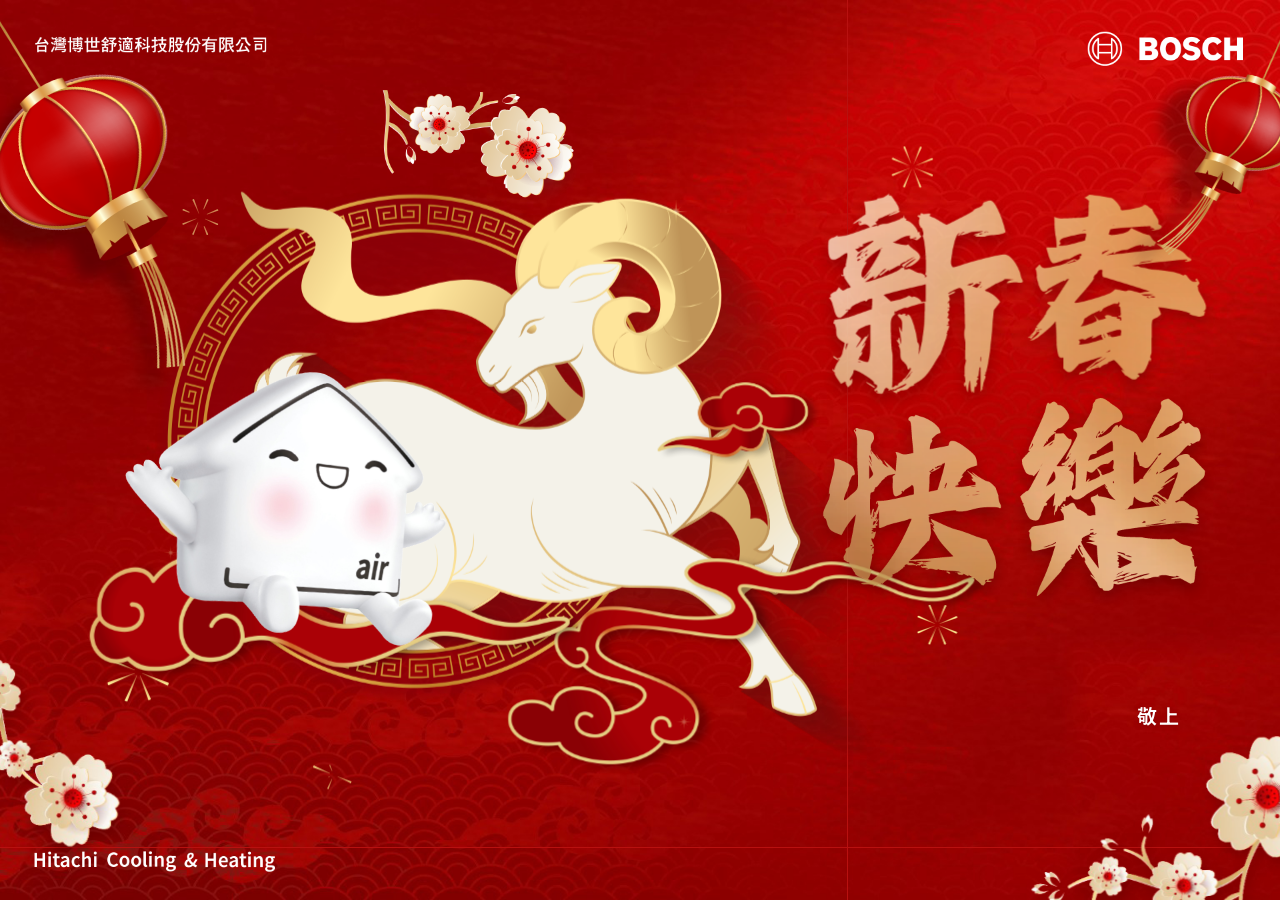
<file: index.html>
<!DOCTYPE html>
<html lang="zh-TW">
  <head>
    <meta charset="UTF-8" />
    <title>賀卡- 台灣博世舒適科技股份有限公司</title>
    <meta property="og:title" content="賀卡- 台灣博世舒適科技股份有限公司" />
    <meta property="og:image" content="./images/card.jpg" />
    <meta
      property="og:description"
      content="來自台灣博世舒適科技股份有限公司祝福"
    />
    <link
      rel="stylesheet"
      href="https://fonts.googleapis.com/css2?family=Noto+Sans+TC:wght@400;600&amp;display=swap"
    />
    <link rel="stylesheet" href="./css/styles.css" />
  </head>
  <body>
    <div class="bg-card"></div>
    <div class="index">
      <div class="content">
        <!-- 左下、右下花枝：貼齊視窗角落，放在舞台後面 -->
        <div class="flower_container">
          <img class="flower_side flower_left" src="./images/flower_left.png" />
          <img class="flower_side flower_right" src="./images/flower_right.png" />
        </div>
        <!-- 1920x1080 設計稿舞台，座標直接對應 card.jpg -->
        <div class="items">
          <!-- 光芒放在舞台最底層，不擋到前面畫面；內容由 scripts.js 產生 SVG 線段 -->
          <div class="item light light1"></div>
          <div class="item light light2"></div>
          <div class="item light light3"></div>
          <div class="item light light4"></div>
          <div class="item light light5"></div>
          <div class="item light light6"></div>

          <img class="item flower_top" src="./images/flower_top.png" />

          <img class="item goat" src="./images/goat.png" />
          <img class="item cloud cloud_03" src="./images/cloude_03.png" />
          <img class="item cloud cloud_02" src="./images/cloud_02.png" />
          <img class="item cloud cloud_01" src="./images/cloud_01.png" />

          <div class="item person">
            <img class="person_image" src="./images/person.png" />
          </div>

          <img class="item star star1" src="./images/star.svg" />
          <img class="item star star2" src="./images/star.svg" />
          <img class="item star star3" src="./images/star.svg" />

          <img class="item knot knot_right" src="./images/chinese_knot.png" />

          <img
            class="item slogan slogan_image_0"
            src="./images/slogan_image_0.png"
          />
          <img
            class="item slogan slogan_image_1"
            src="./images/slogan_image_1.png"
          />
          <img
            class="item slogan slogan_image_2"
            src="./images/slogan_image_2.png"
          />
          <img
            class="item slogan slogan_image_3"
            src="./images/slogan_image_3.png"
          />

          <div class="card card-html">
            <div class="card-content"></div>
            <div class="card-identity"><span class="card-name"></span> 敬上</div>
            <div class="send">
              <a class="send-link button" href="card.html">以電子郵件發送賀卡</a>
            </div>
          </div>
        </div>
        <!-- 燈籠固定貼齊視窗最左、最右 -->
        <div class="lantern_container">
          <!-- 中國結放在燈籠下層，繩頭藏在燈籠後面 -->
          <img class="knot knot_left" src="./images/chinese_knot.png" />
          <img class="lantern lantern_left" src="./images/lantern_left.png" />
          <img class="lantern lantern_right" src="./images/lantern_right.png" />
        </div>
        <div class="logo_container">
          <a class="logo1" href="/">
            <img src="./images/logo1.png"  width="100%" height="100%"/>
          </a>
          <a class="logo2" href="/">
            <img src="./images/logo2.png"  width="100%" height="100%"/>
          </a>
          <a class="logo3" href="/">
            <img src="./images/logo3.png"  width="100%" height="100%"/>
          </a>
        </div>
      </div>
    </div>
    <script src="https://cdnjs.cloudflare.com/ajax/libs/gsap/3.12.5/gsap.min.js"></script>
    <script src="./js/jquery.min.js"></script>
    <script src="./js/scripts.js"></script>
  </body>
</html>
</file>
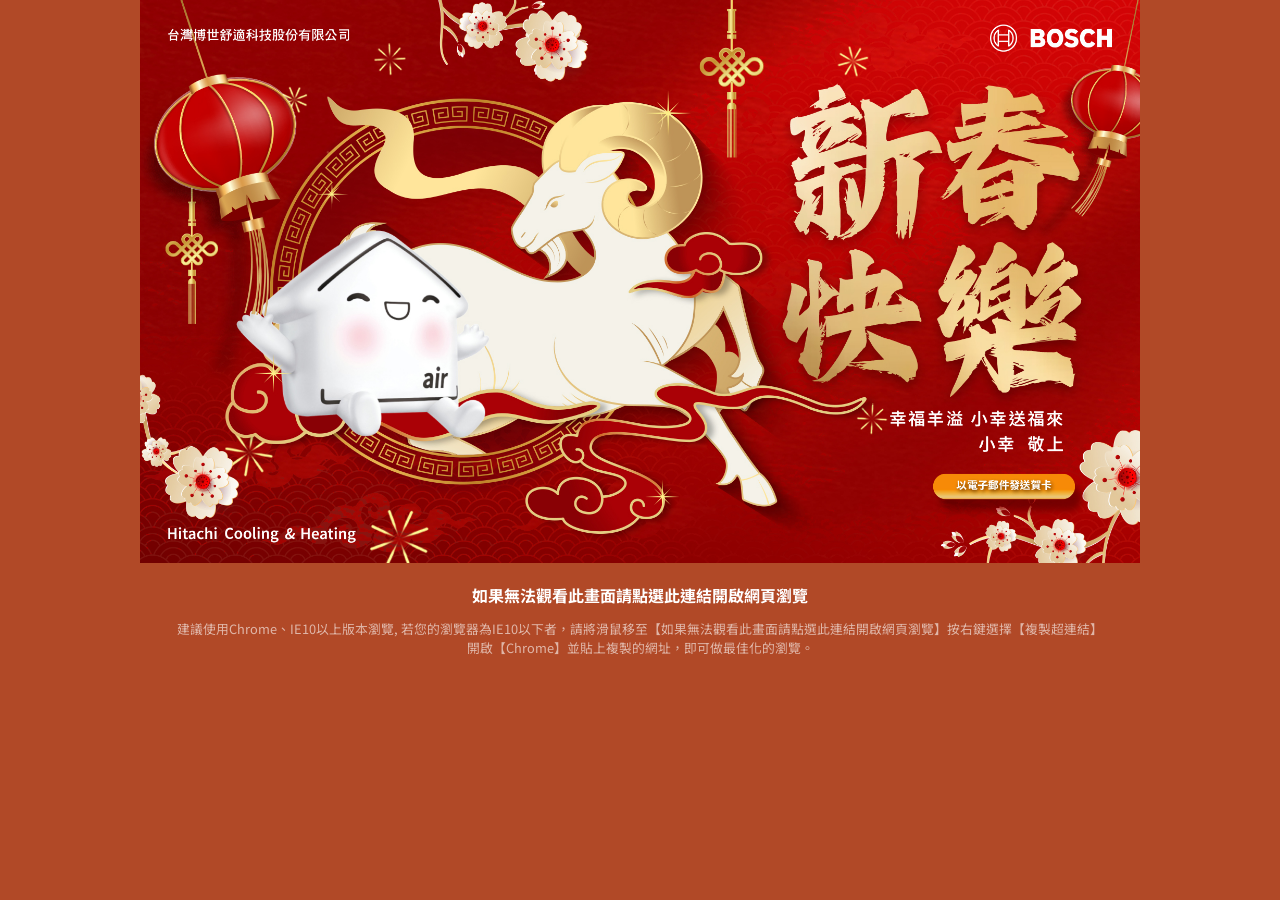
<file: card.html>
<!DOCTYPE html>
<html lang="zh-TW">
  <head>
    <meta charset="UTF-8">
    <title>Email 用賀卡- 台灣博世舒適科技股份有限公司</title>
    <meta property="og:title" content="Email 用賀卡- 台灣博世舒適科技股份有限公司">
    <meta property="og:image" content="./images/card.jpg">
    <meta property="og:description" content="來自台灣博世舒適科技股份有限公司的祝福">
    <link rel="stylesheet" href="https://fonts.googleapis.com/css2?family=Noto+Sans+TC:wght@400;600&amp;display=swap">
  </head>
  <body style="background: #b14927; margin: 0;">
    <div class="bg"></div>
    <div class="card" style="align-self: flex-start; flex: 1; width: 100%; text-align: center; margin: 0 auto; width: 100%;">
      <div class="card-img" style="text-align: center;"><a class="card-link" href="#" style="text-align: center; display: block; width: 100%; margin: auto; box-sizing: border-box;"><img class="card-image" src="./images/card.jpg" style="position:relative;left:auto;top:auto;display:inline-block; width: 1000px;"></a></div>
      <div class="card-info"><a class="card-link" href="#" style="font-family: 'Noto Sans TC', sans; margin-top: 1rem; text-align: center; display: block; text-align: center; font-weight: bold; text-decoration: none; color: #ffffff; font-weight: bold; text-decoration: none; transition: all .2s;">如果無法觀看此畫面請點選此連結開啟網頁瀏覽</a>
        <p style="font-family: 'Noto Sans TC', sans; color: #ffffff; opacity: 0.6; font-size: .8em; text-align: center;">建議使用Chrome、IE10以上版本瀏覽, 若您的瀏覽器為IE10以下者，請將滑鼠移至【如果無法觀看此畫面請點選此連結開啟網頁瀏覽】按右鍵選擇【複製超連結】<br>開啟【Chrome】並貼上複製的網址，即可做最佳化的瀏覽。</p>
      </div>
    </div>
    <script src="./js/jquery.min.js"></script>
    <script src="./js/lottie.js"></script>
    <script src="./js/scripts.js"></script>
  </body>
</html>
</file>
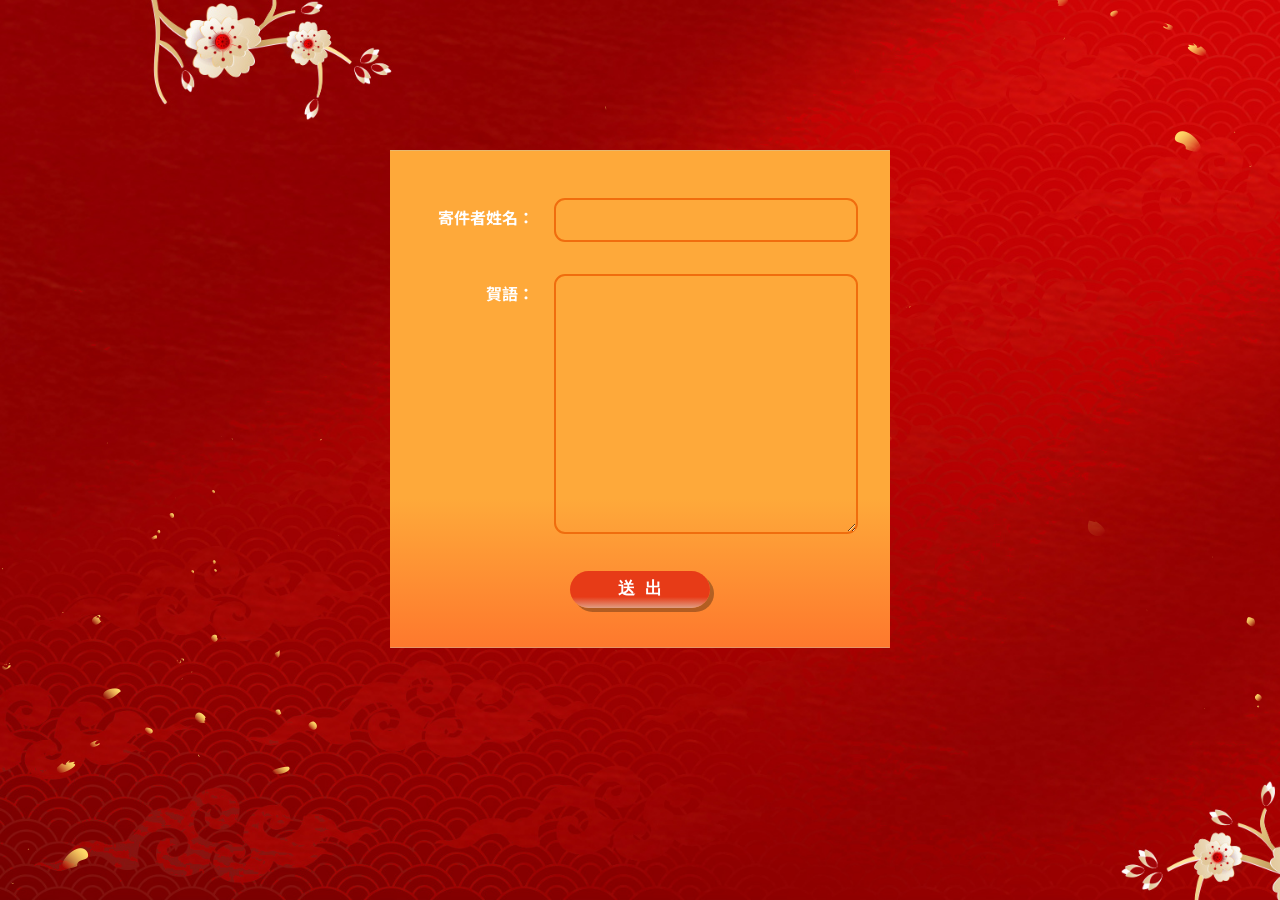
<file: form.html>
<!DOCTYPE html>
<html lang="zh-TW">
  <head>
    <meta charset="UTF-8">
    <title>賀卡致詞產生器- 台灣博世舒適科技股份有限公司</title>
    <meta property="og:title" content="賀卡致詞產生器- 台灣博世舒適科技股份有限公司">
    <meta property="og:image" content="./images/card.jpg">
    <meta property="og:description" content="來自台灣博世舒適科技股份有限公司的祝福">
    <link rel="stylesheet" href="https://fonts.googleapis.com/css2?family=Noto+Sans+TC:wght@400;600&amp;display=swap">
    <link rel="stylesheet" href="./css/styles.css">
  </head>
  <body>
    <div class="bg dot"></div>
    <div class="form">
      <div class="form-item">
        <div class="form-label">
          <label for="name">寄件者姓名：</label>
        </div>
        <div class="form-input">
          <input id="name" type="text" value="">
        </div>
      </div>
      <div class="form-item">
        <div class="form-label">
          <label for="content">賀語：</label>
        </div>
        <div class="form-input">
          <textarea id="content" name="content" cols="30" rows="10"></textarea>
        </div>
      </div>
      <div class="form-cta">
        <input class="button" type="submit" value="送&nbsp;&nbsp;出">
      </div>
    </div>
    <script src="./js/jquery.min.js"></script>
    <script src="./js/lottie.js"></script>
    <script src="./js/scripts.js"></script>
  </body>
</html>
</file>
<file: css/styles.css>
body {
  background-color: #b81110;
  font-family: 'Noto Sans TC', sans;
  margin: 0;
  overflow: hidden;
  padding: 0;
  height: 100vh;
}
body::-webkit-scrollbar {
  width: 0;
}
.bg {
  /* animation: snow-shaking 8s infinite */
  background: url('../images/bg.jpg') top center no-repeat;
  background-attachment: fixed;
  background-size: cover;
  height: 100vh;
  left: 0;
  position: fixed;
  top: 0;
  width: 100vw;
}

.bg.dot::before {
  content: '';
  position: absolute;
  top: 0;
  left: 0;
  right: 0;
  bottom: 0;
  background: url('../images/bg2.png') top center no-repeat;
}

.bg-card {
  background: url('../images/bg_index.jpg') top center no-repeat;
  /* background: url('../images/card.jpg') top center no-repeat; */
  background-attachment: fixed;
  background-size: cover;
  height: 100vh;
  left: 0;
  position: fixed;
  top: 0;
  width: 100vw;
}

*,
*:before,
&:after {
  -webkit-box-sizing: border-box;
  -moz-box-sizing: border-box;
  box-sizing: border-box;
}
.index:before,
.index:after {
  -webkit-transition: opacity 0.5s ease-in-out;
  -o-transition: opacity 0.5s ease-in-out;
  -moz-transition: opacity 0.5s ease-in-out;
  transition: opacity 0.5s ease-in-out;
  content: '';
  display: block;
  position: fixed;
}
.index:before {
  background: #b81110;
  bottom: 0;
  left: 0;
  right: 0;
  top: 0;
  z-index: 10000;
}
.index:after {
  color: #efb244;
  content: '動畫賀卡載入中...';
  font-style: italic;
  font-weight: bold;
  left: 50%;
  letter-spacing: 1px;
  top: 50%;
  -webkit-transform: translate(-50%, -50%);
  -moz-transform: translate(-50%, -50%);
  -ms-transform: translate(-50%, -50%);
  -o-transform: translate(-50%, -50%);
  transform: translate(-50%, -50%);
  z-index: 10001;
}
.index.loaded:before,
.index.loaded:after {
  opacity: 0;
  pointer-events: none;
}
/* .content {
  -webkit-transform: scale(0.98);
  -moz-transform: scale(0.98);
  -ms-transform: scale(0.98);
  -o-transform: scale(0.98);
  transform: scale(0.98);
} */
@media (min-width: 1780px) {
  /* .content {
    -webkit-transform-origin: top center;
    -moz-transform-origin: top center;
    -ms-transform-origin: top center;
    -o-transform-origin: top center;
    transform-origin: top center;
    -webkit-transform: scale(1.1);
    -moz-transform: scale(1.1);
    -ms-transform: scale(1.1);
    -o-transform: scale(1.1);
    transform: scale(1.1);
  } */
}
@media (min-width: 2000px) {
  /* .content {
    -webkit-transform: scale(1.2);
    -moz-transform: scale(1.2);
    -ms-transform: scale(1.2);
    -o-transform: scale(1.2);
    transform: scale(1.2);
  } */
}

/* form */
.form {
  background: linear-gradient(to bottom, #fea93a 70%, #fe782d 100%);
  color: white;
  display: -webkit-box;
  display: -moz-box;
  display: -ms-flexbox;
  display: flex;
  -webkit-box-orient: vertical;
  -webkit-box-direction: normal;
  -moz-box-orient: vertical;
  -moz-box-direction: normal;
  -ms-flex-direction: column;
  flex-direction: column;
  -webkit-box-pack: center;
  -moz-box-pack: center;
  -ms-flex-pack: center;
  justify-content: center;
  margin: auto;
  max-width: 500px;
  padding: 2em 16px;
  padding: 2em 1rem;
  position: relative;
  top: 150px;
  width: 100%;
}
.form::before {
  content: '';
  position: absolute;
  top: 0;
  left: 0;
  right: 0;
  height: 1px;
  background: rgba(173, 216, 230, 0.3);
  border-radius: 8px 8px 0 0;
  z-index: 1;
}
.form::after {
  content: '';
  position: absolute;
  bottom: 0;
  left: 0;
  right: 0;
  height: 1px;
  background: rgba(173, 216, 230, 0.3);
  border-radius: 0 0 8px 8px;
  z-index: 1;
}
@media (min-width: 500px) {
  .form {
    padding: 3em 32px 40px;
    padding: 3em 2rem 2.5rem;
  }
}
@media screen and (max-height: 756px) and (min-width: 1080px) {
  .form {
    top: 50%;
    -webkit-transform: translateY(-50%);
    -moz-transform: translateY(-50%);
    -ms-transform: translateY(-50%);
    -o-transform: translateY(-50%);
    transform: translateY(-50%);
  }
}
.form-item {
  display: -webkit-box;
  display: -moz-box;
  display: -ms-flexbox;
  display: flex;
  -webkit-box-orient: vertical;
  -webkit-box-direction: normal;
  -moz-box-orient: vertical;
  -moz-box-direction: normal;
  -ms-flex-direction: column;
  flex-direction: column;
}
@media (min-width: 640px) {
  .form-item {
    -webkit-box-orient: horizontal;
    -webkit-box-direction: normal;
    -moz-box-orient: horizontal;
    -moz-box-direction: normal;
    -ms-flex-direction: row;
    flex-direction: row;
  }
}
.form-item:not(:last-of-type) {
  margin-bottom: 16px;
  margin-bottom: 1rem;
}
@media (min-width: 500px) {
  .form-item:not(:last-of-type) {
    margin-bottom: 32px;
    margin-bottom: 2rem;
  }
}
.form-label {
  font-weight: bold;
  padding: -moz-calc(3px + 0.25rem) 0 1rem;
  padding: calc(3px + 0.25rem) 0 1rem;
}
@media (min-width: 640px) {
  .form-label {
    -ms-flex-preferred-size: 7em;
    flex-basis: 7em;
    margin-right: 20px;
    padding-bottom: 0;
    text-align: right;
  }
}
.form-input {
  -webkit-box-flex: 1;
  -moz-box-flex: 1;
  -ms-flex: 1;
  flex: 1;
}
.form-input input,
.form-input textarea {
  background: transparent;
  border-radius: 11px;
  border: 2px solid #f06d0e;
  -webkit-box-sizing: border-box;
  -moz-box-sizing: border-box;
  box-sizing: border-box;
  color: white;
  font-family: inherit;
  font-size: 16px;
  padding: 8px;
  padding: 0.5rem;
  -webkit-transition: all 0.2s;
  -o-transition: all 0.2s;
  -moz-transition: all 0.2s;
  transition: all 0.2s;
  width: 100%;
}
.form-input input:hover,
.form-input textarea:hover {
  border-color: #f0480e;
}
.form-input input:focus,
.form-input textarea:focus {
  border-color: #f0480e;
  outline: 0;
}
.form-cta {
  text-align: center;
  font-size: 1.2em;
}

/* card */
.card {
  display: flex;
  flex-direction: column;
  align-items: flex-end;
  justify-content: flex-end;
  width: 20%;
}
.card-content {
  white-space: pre-wrap;
  word-break: break-all;
  text-align: left;
  width: 100%;
}
.card-identity {
  margin-top: 0.5em;
  text-align: right;
}
.card-name {
  font-weight: bold;
  margin-right: 1em;
}
.card-link {
  display: block;
}
/* 賀詞文字：右緣對齊設計稿 x=1772。
   以底部定位（按鈕底緣 y=963），文字多時往上長；
   字級由 scripts.js 的 fitCardText 在舞台座標內縮放，
   因此所有解析度看到的排版都相同 */
.card-html {
  color: #fff;
  font-size: 30px;
  font-weight: 600;
  letter-spacing: 3px;
  line-height: 50px;
  text-shadow: 0 2px 6px rgba(120, 0, 0, 0.5);
  position: absolute;
  right: 148px;
  bottom: 117px;
  width: auto;
  /* 左緣不超過 x=1252，避免壓到羊腿與緞帶 */
  max-width: 520px;
}
.card-html .card-content {
  width: auto;
}
.card-html .card-identity {
  margin-top: 0;
}
.card-html .card-name {
  margin-right: 0.3em;
}

.card-html .send {
  margin-top: 30px;
  margin-right: -23px;
  text-align: right;
}
.card-html .button {
  -webkit-transition: all 0.2s;
  -o-transition: all 0.2s;
  -moz-transition: all 0.2s;
  transition: all 0.2s;
  color: white;
  background: linear-gradient(to bottom, #f08a00 0%, #f39800 60%, #f7c35c 100%);
  border-radius: 24px;
  -webkit-box-shadow: 0 3px 8px rgba(120, 30, 0, 0.45);
  box-shadow: 0 3px 8px rgba(120, 30, 0, 0.45);
  font-size: 20px;
  letter-spacing: 2px;
  line-height: 46px;
  padding: 0;
  text-align: center;
  text-shadow: none;
  width: 272px;
}
.card-html .button:hover,
.card-html .button:active,
.card-html .button:focus {
  background: linear-gradient(to bottom, #e67e00 0%, #f08a00 60%, #f5b440 100%);
  -webkit-transform: scale(1.05);
  -moz-transform: scale(1.05);
  -ms-transform: scale(1.05);
  -o-transform: scale(1.05);
  transform: scale(1.05);
}
.card-img {
  max-width: 1200px;
  margin: 0 auto;
}
.card-img img {
  max-width: 100%;
}
.card-info {
  margin-top: 16px;
  margin-top: 1rem;
  text-align: center;
}
.card-info .card-link {
  color: #3333333;
  font-weight: bold;
  text-decoration: none;
  text-shadow: 1px 1px 15px rgba(255, 255, 255, 0.8),
    1px 1px 5px rgba(255, 255, 255, 0.8);
  -webkit-transition: all 0.2s;
  -o-transition: all 0.2s;
  -moz-transition: all 0.2s;
  transition: all 0.2s;
}
.card-info .card-link:visited {
  color: #333333;
}
.card-info .card-link:hover,
.card-info .card-link:active,
.card-info .card-link:focus {
  color: #aaaaaa;
}
.card-info p {
  font-size: 0.8em;
}
.send {
  margin-top: 1em;
  text-align: center;
}
.send-link {
  margin-left: 3em;
}
.button {
  background: -webkit-gradient(
    linear,
    left top,
    left bottom,
    from(#fea93a),
    color-stop(70%, #fea93a),
    to(#fe782d)
  );
  background: -webkit-linear-gradient(
    top,
    #e73b17 0%,
    #e73b17 70%,
    #e09d82 100%
  );
  background: -moz-
    oldlinear-gradient(top, #e73b17 0%, #fea93a 70%, #e09d82 100%);
  background: -o-linear-gradient(top, #e73b17 0%, #e73b17 70%, #e09d82 100%);
  background: linear-gradient(to bottom, #e73b17 70%, #e09d82 100%);
  border-radius: 50px;
  border: none;
  -webkit-box-shadow: 4px 4px 0 rgba(0, 0, 0, 0.3);
  box-shadow: 4px 4px 0 rgba(0, 0, 0, 0.3);
  color: #fff;
  cursor: pointer;
  display: inline-block;
  font-size: 0.9em;
  font-weight: 900;
  padding: 4.8px 48px 8px;
  padding: 0.3rem 3rem 0.5rem;
  position: relative;
  text-decoration: none;
  -webkit-transition: all 0.2s;
  -o-transition: all 0.2s;
  -moz-transition: all 0.2s;
  transition: all 0.2s;
}
.button:hover {
  background: -webkit-gradient(
    linear,
    left top,
    left bottom,
    from(#c20000),
    to(#910000)
  );
  background: -webkit-linear-gradient(top, #c20000, #910000);
  background: -moz- oldlinear-gradient(top, #c20000, #910000);
  background: -o-linear-gradient(top, #c20000, #910000);
  background: linear-gradient(to bottom, #c20000, #910000);
  color: white;
  text-decoration: none;
}
.button:focus {
  background: -webkit-gradient(
    linear,
    left top,
    left bottom,
    from(#c20000),
    to(#910000)
  );
  background: -webkit-linear-gradient(top, #c20000, #910000);
  background: -moz- oldlinear-gradient(top, #c20000, #910000);
  background: -o-linear-gradient(top, #c20000, #910000);
  background: linear-gradient(to bottom, #c20000, #910000);
  color: white;
  outline: 0;
}

/* lotties */

.content,
.logo_container {
  width: 100%;
  height: 100vh;
  position: absolute;
  top: 0;
  left: 0;
  right: 0;
  bottom: 0;
}

/* 舞台：固定 1920x1080（與設計稿 card.jpg 相同），
   由 scripts.js 依視窗大小寫入 --stage-scale 等比縮放 */
.items {
  width: 1920px;
  height: 1080px;
  position: absolute;
  left: 50%;
  top: 50%;
  margin-left: -960px;
  margin-top: -540px;
  transform: scale(var(--stage-scale, 1));
  transform-origin: center center;
}

.item {
  position: absolute;
}

/* 以下座標皆為設計稿上的 left / top (px) */
.flower_top {
  width: 454px;
  left: 475px;
  top: 0;
}

.goat {
  width: 1128px;
  left: 210px;
  top: 90px;
}

.cloud_01 {
  width: 260px;
  left: 952px;
  top: 419px;
}

.cloud_02 {
  width: 798px;
  left: 122px;
  top: 675px;
}

.cloud_03 {
  width: 740px;
  left: 723px;
  top: 680px;
}

.person {
  width: 578px;
  height: 492px;
  left: 141px;
  top: 406px;
}

.person_image {
  position: relative;
  width: 100%;
}

/* 四角閃光星：羊角上方、小幸左手、下方雲朵 */
.star {
  width: 90px;
}

.star1 {
  left: 969px;
  top: 172px;
}

.star2 {
  width: 76px;
  left: 218px;
  top: 676px;
}

.star3 {
  left: 958px;
  top: 908px;
}

.knot_right {
  width: 156px;
  left: 1058px;
  top: 0;
}

.slogan {
  width: 375px;
  height: 375px;
}

.slogan_image_0 {
  left: 1190px;
  top: 132px;
}

.slogan_image_1 {
  left: 1471px;
  top: 130px;
}

.slogan_image_2 {
  left: 1183px;
  top: 429px;
}

.slogan_image_3 {
  left: 1478px;
  top: 422px;
}

.light1 {
  width: 80px;
  left: 440px;
  top: 72px;
}

.light2 {
  width: 67px;
  left: 267px;
  top: 157px;
}

.light3 {
  width: 77px;
  left: 1330px;
  top: 77px;
}

.light4 {
  width: 76px;
  left: 1368px;
  top: 764px;
}

.light5 {
  width: 127px;
  left: 144px;
  top: 809px;
}

.light6 {
  width: 147px;
  left: 427px;
  top: 954px;
}

.light svg {
  display: block;
  width: 100%;
  height: auto;
  overflow: visible;
}

/* 左下、右下花枝：貼齊視窗角落，尺寸跟著舞台比例縮放；
   稍微推出視窗外，擺動時邊緣才不會露出空隙 */
.flower_container {
  width: 100%;
  height: 100vh;
  position: absolute;
  top: 0;
  left: 0;
  overflow: hidden;
  pointer-events: none;
}

.flower_side {
  position: absolute;
  filter: drop-shadow(3px 6px 6px rgba(90, 0, 0, 0.45));
}

.flower_left {
  width: calc(205px * var(--stage-scale, 1));
  left: calc(-8px * var(--stage-scale, 1));
  bottom: calc(70px * var(--stage-scale, 1));
}

.flower_right {
  width: calc(400px * var(--stage-scale, 1));
  right: calc(-10px * var(--stage-scale, 1));
  bottom: calc(-10px * var(--stage-scale, 1));
}

/* 全螢幕容器不攔截點擊，避免擋住舞台內的按鈕 */
.lantern_container,
.logo_container {
  pointer-events: none;
}
.logo_container a {
  pointer-events: auto;
}

.lantern_container {
  width: 100%;
  height: 100vh;
  position: absolute;
  top: 0;
  left: 0;
  overflow: hidden;
}

/* 燈籠貼齊視窗最左、最右，尺寸跟著舞台比例縮放 */
.lantern_container img {
  position: absolute;
  top: 0;
}

/* 燈籠圖兩側有加寬（擺動時才不會露出切邊），
   多出的寬度推到視窗外，以吊繩頂點對齊原位置 */
/* 左燈籠往左推，吊繩從視窗左側邊緣進來，不卡在左上角 */
.lantern_left {
  width: calc(420px * var(--stage-scale, 1));
  left: calc(-150px * var(--stage-scale, 1));
}

/* 中國結在燈籠下層，頂端繩子往上塞進燈籠身後面，看不到斷口 */
.lantern_container .knot_left {
  width: calc(125px * var(--stage-scale, 1));
  left: calc(-2px * var(--stage-scale, 1));
  top: calc(375px * var(--stage-scale, 1));
}

/* 右燈籠往右推，吊繩從視窗右側邊緣進來，不卡在右上角 */
.lantern_right {
  width: calc(300px * var(--stage-scale, 1));
  right: calc(-103px * var(--stage-scale, 1));
}

/* logo 貼齊視窗四角，尺寸跟著舞台比例縮放 */
.logo1,
.logo2,
.logo3 {
  position: absolute;
  z-index: 1;
}

.logo1 {
  width: calc(362px * var(--stage-scale, 1));
  left: calc(46px * var(--stage-scale, 1));
  top: calc(39px * var(--stage-scale, 1));
}

.logo2 {
  width: calc(238px * var(--stage-scale, 1));
  right: calc(52px * var(--stage-scale, 1));
  top: calc(46px * var(--stage-scale, 1));
}

.logo3 {
  width: calc(365px * var(--stage-scale, 1));
  left: calc(50px * var(--stage-scale, 1));
  bottom: calc(32px * var(--stage-scale, 1));
}

.logo1 img,
.logo2 img,
.logo3 img {
  display: block;
}
@-webkit-keyframes floatAn {
  0% {
    -webkit-transform: translate(5px, 5px);
    transform: translate(5px, 5px);
  }

  100% {
    -webkit-transform: translate(-5px, -5px);
    transform: translate(-5px, -5px);
  }
}
@-moz-keyframes floatAn {
  0% {
    -moz-transform: translate(5px, 5px);
    transform: translate(5px, 5px);
  }

  100% {
    -moz-transform: translate(-5px, -5px);
    transform: translate(-5px, -5px);
  }
}
@keyframes floatAn {
  0% {
    -webkit-transform: translate(5px, 5px);
    -moz-transform: translate(5px, 5px);
    -o-transform: translate(5px, 5px);
    transform: translate(5px, 5px);
  }

  100% {
    -webkit-transform: translate(-5px, -5px);
    -moz-transform: translate(-5px, -5px);
    -o-transform: translate(-5px, -5px);
    transform: translate(-5px, -5px);
  }
}
@-webkit-keyframes coupletsAn {
  0% {
    -webkit-transform: rotate(2deg);
    transform: rotate(2deg);
  }

  100% {
    -webkit-transform: rotate(-2deg);
    transform: rotate(-2deg);
  }
}
@-moz-keyframes coupletsAn {
  0% {
    -moz-transform: rotate(2deg);
    transform: rotate(2deg);
  }

  100% {
    -moz-transform: rotate(-2deg);
    transform: rotate(-2deg);
  }
}
@keyframes coupletsAn {
  0% {
    -webkit-transform: rotate(2deg);
    -moz-transform: rotate(2deg);
    -o-transform: rotate(2deg);
    transform: rotate(2deg);
  }

  100% {
    -webkit-transform: rotate(-2deg);
    -moz-transform: rotate(-2deg);
    -o-transform: rotate(-2deg);
    transform: rotate(-2deg);
  }
}

/*# sourceMappingURL=styles.css.map */
</file>
